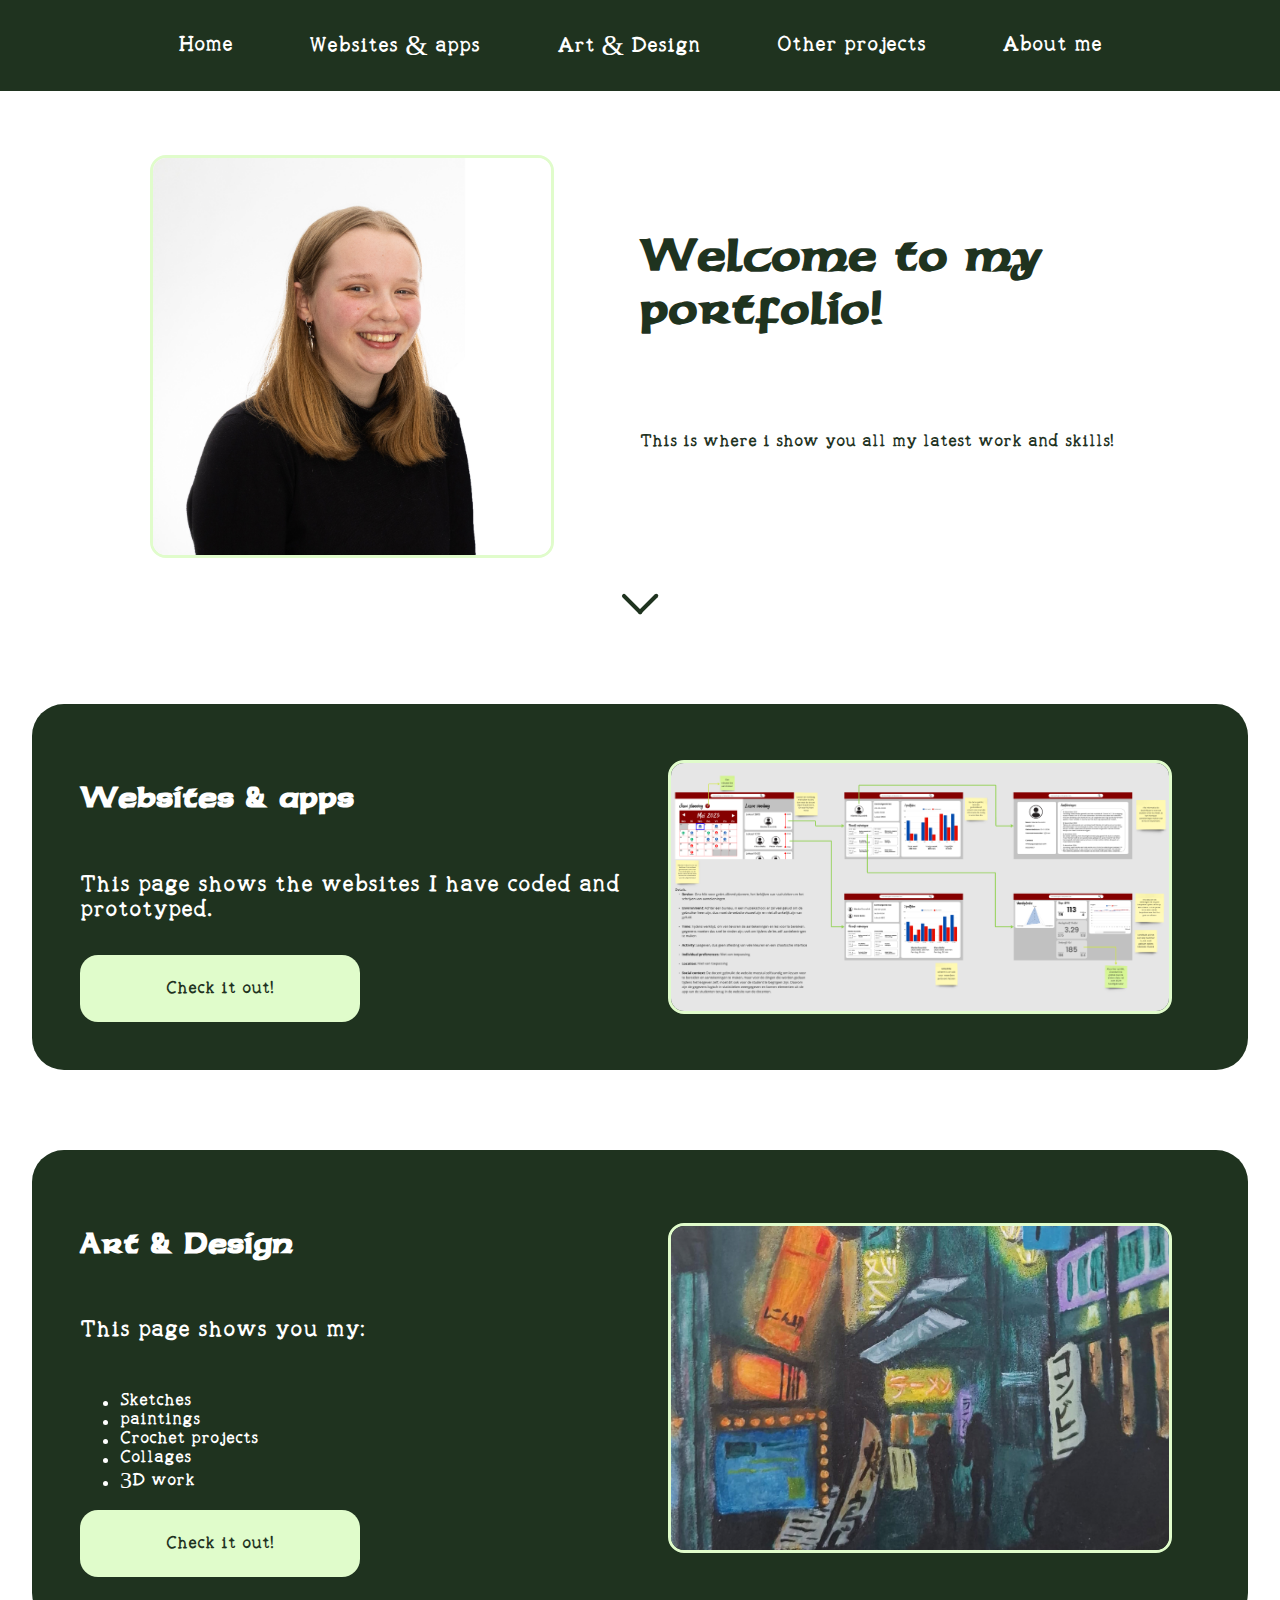
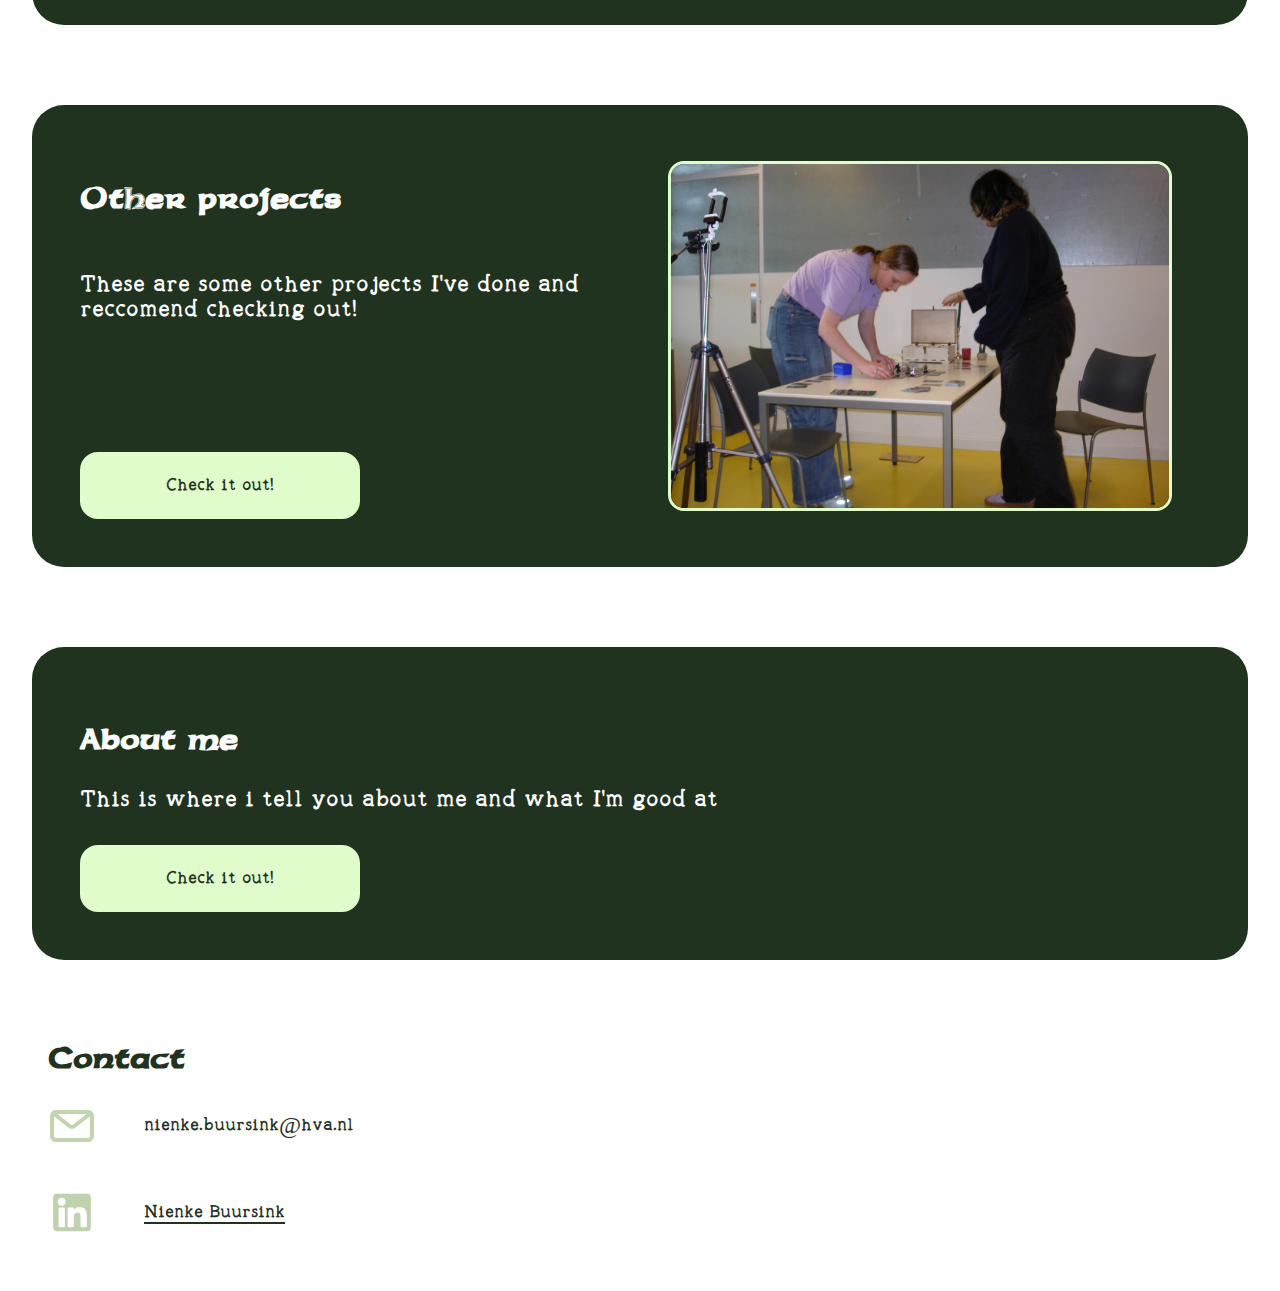
<file: index.html>
<!DOCTYPE html>
<html lang="en">
<head>
    <meta charset="UTF-8">
    <meta name="author" content="Nienke Buursink">
    <meta name="viewport" content="width=device-width, initial-scale=1.0">

    <title>Portfolio van Nienke Buursink</title>

    <link href="styles/style.css" rel="stylesheet">
    <link href="styles/index.css" rel="stylesheet">
</head>

<body>
    <header>
        <nav>
            <ul>
                <li><a href="index.html">Home</a></li>
                <li><a href="digital-work.html">Websites & apps</a></li>
                <li><a href="physical-work.html">Art & Design</a></li>
                <li><a href="other-projects.html">Other projects</a></li>
                <li><a href="about-me.html">About me</a></li>
            </ul>
            <button aria-label="toggle menu">
                <span></span>
                <span></span>
                <span></span>
            </button>
        </nav>
    </header>


    <main>
        <!-- intro -->
        <section>
            <h1>Welcome to my portfolio!</h1>
            <p>This is where i show you all my latest work and skills!</p>
            <img src="images/index/danastaand.jpg" alt="">
            <button id="pijltje">
                <span></span>
                <span></span>
            </button>
        </section>

        <!-- Websites -->
        <section id="websites">
            <h2>Websites & apps</h2>
            <p>This page shows the websites I have coded and prototyped.</p>
            <img src="images/index/wireframemiro.png" alt="">
            <a href="digital-work.html">Check it out!</a>
        </section>

        <!-- Art -->
        <section>
            <h2>Art & Design</h2>
            <p>
                This page shows you my:
            </p>
            <ul>
                <li>Sketches</li>
                <li>paintings</li>
                <li>Crochet projects</li>
                <li>Collages</li>
                <li>3D work</li>
            </ul>
            <img src="images/index/schilderijjapan.jpeg" alt="">
            <a href="physical-work.html">Check it out!</a>
        </section>

        <!-- other -->
        <section>
            <h2>Other projects</h2>
            <p>These are some other projects I've done and reccomend checking out!</p>
            <img src="images/index/dddklaarzetten.jpeg" alt="">
            <a href="other-projects.html">Check it out!</a>
        </section>

        <!-- about me -->
        <section>
            <h2>About me</h2>
            <p>This is where i tell you about me and what I'm good at</p>
            <a href="about-me.html">Check it out!</a>
        </section>
    </main>


    <footer>
        <h2>Contact</h2>
        <ul>
            <li><img src="images/footer/mail.svg" alt="mail icon">nienke.buursink@hva.nl</li>
            <li><a href="www.linkedin.com/in/nienke-buursink-9698b3341"><img src="images/footer/linkedin.svg" alt="linkedin icon">Nienke Buursink</a></li>
        </ul>
    </footer>

    <script defer src="scripts/index.js"></script>
    <script defer src="scripts/script.js"></script>
</body>
</html>
</file>
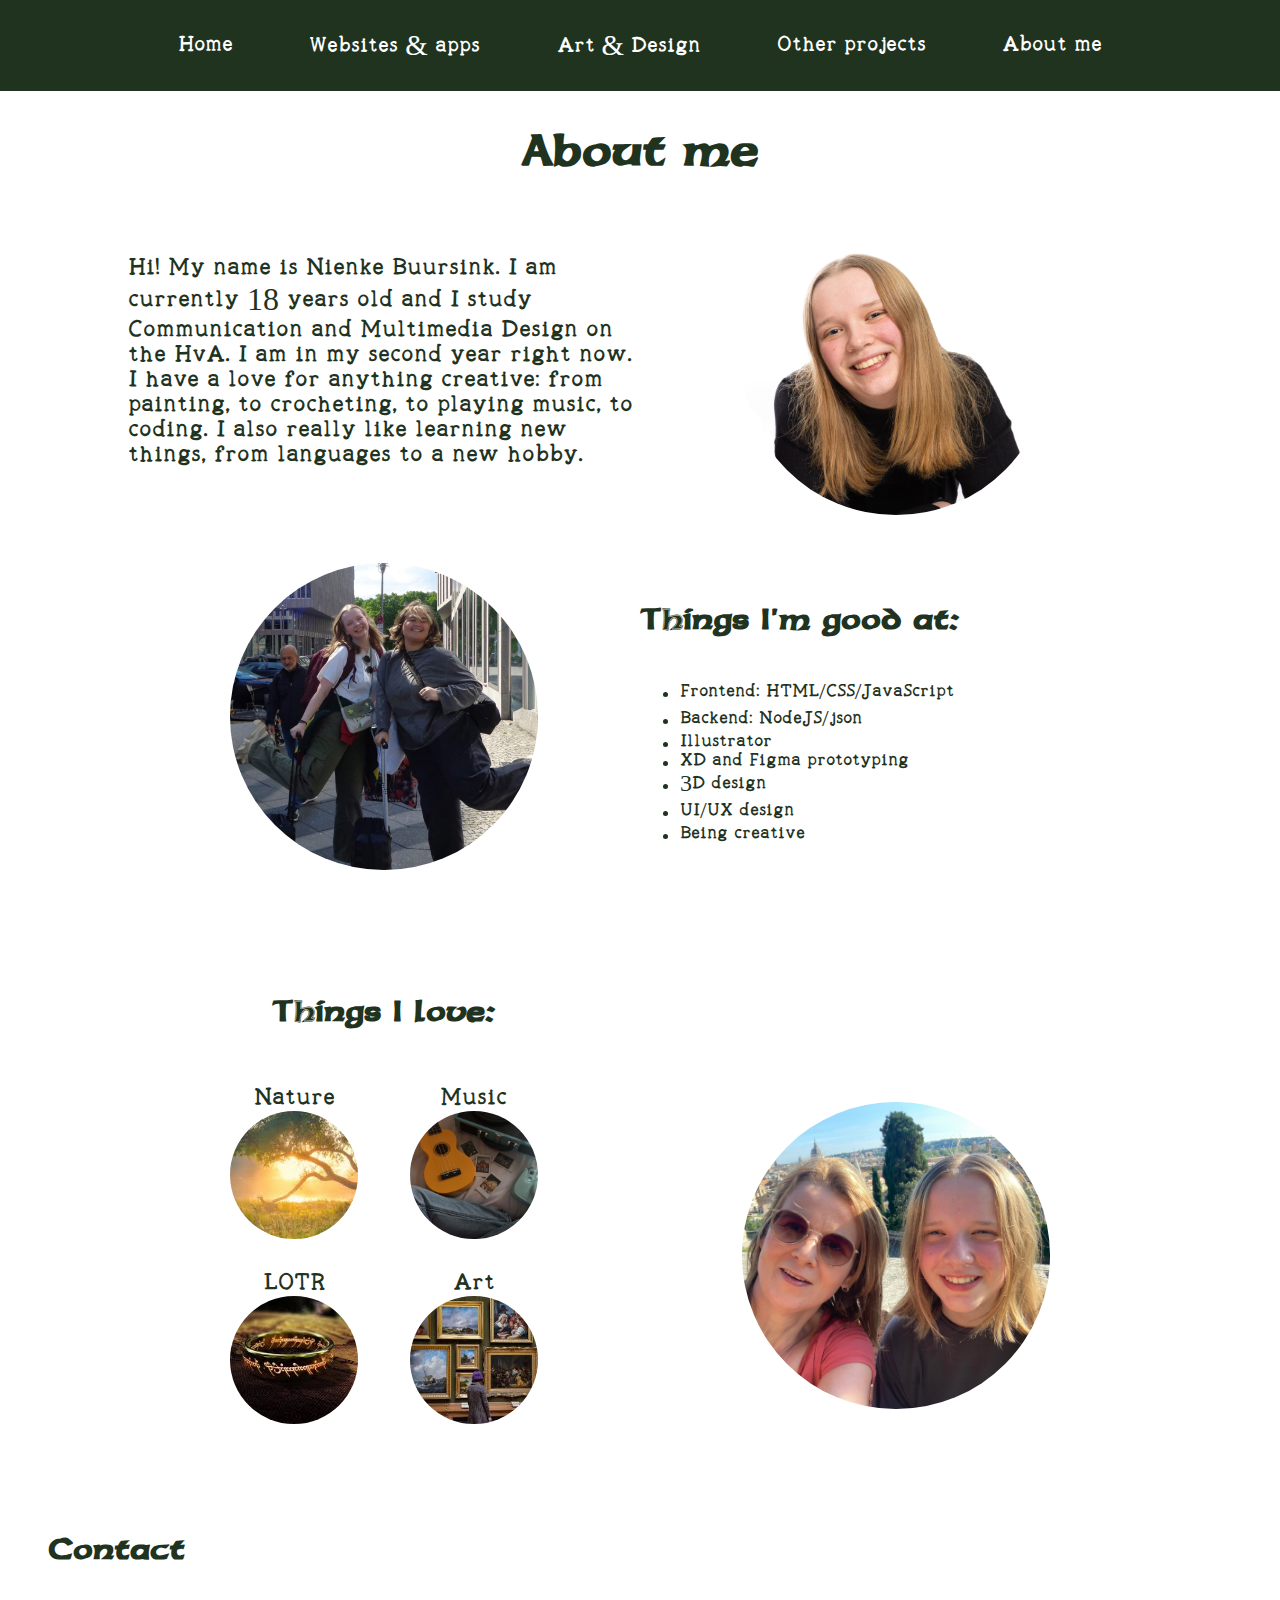
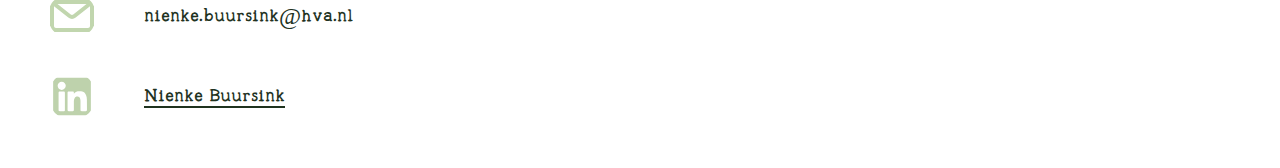
<file: about-me.html>
<!DOCTYPE html>
<html lang="en">
<head>
    <meta charset="UTF-8">
    <meta name="author" content="Nienke Buursink">
    <meta name="viewport" content="width=device-width, initial-scale=1.0">
    <title>About me</title>
    <link href="styles/style.css" rel="stylesheet">
    <link rel="stylesheet" href="styles/about-me.css">
</head>
<body>
    <header>
        <nav>
            <ul>
                <li><a href="index.html">Home</a></li>
                <li><a href="digital-work.html">Websites & apps</a></li>
                <li><a href="physical-work.html">Art & Design</a></li>
                <li><a href="other-projects.html">Other projects</a></li>
                <li><a href="about-me.html">About me</a></li>
            </ul>
            <button aria-label="toggle menu">
                <span></span>
                <span></span>
                <span></span>
            </button>
        </nav>
    </header>

    <main>
        <h1>About me</h1>
        <p>
            Hi! My name is Nienke Buursink. I am currently 18 years old and I study Communication and Multimedia Design on the HvA. I am in my second year right now.
            I have a love for anything creative: from painting, to crocheting, to playing music, to coding.
            I also really like learning new things, from languages to a new hobby.
        </p>
        <img src="images/aboutme/danagrond.jpg" alt="">


        <article>
            <h2>Things I'm good at:</h2>
            <ul>
                <li>Frontend: HTML/CSS/JavaScript</li>
                <li>Backend: NodeJS/json</li>
                <li>Illustrator</li>
                <li>XD and Figma prototyping</li>
                <li>3D design</li>
                <li>UI/UX design</li>
                <li>Being creative</li>
            </ul>
            <img src="images/aboutme/debbie.jpg" alt="">
        </article>
        
        <article>
            <h2>Things I love:</h2>
            <ul>
                <li>Nature <img src="images/aboutme/nature.jpeg" alt="picture of nature"></li>
                <li>Music <img src="images/aboutme/music.jpg" alt="picture of ukelele"></li>
                <li>LOTR <img src="images/aboutme/lotr.jpeg" alt="picture of frame in lord of the rings"></li>
                <li>Art <img src="images/aboutme/museum.jpeg" alt="picture of a museum wall"></li>
            </ul>
            <img src="images/aboutme/rome.jpg" alt="">
        </article>
        
        

    </main>
    
    <footer>
        <h2>Contact</h2>
        <ul>
            <li><img src="images/footer/mail.svg" alt="mail icon">nienke.buursink@hva.nl</li>
            <li><a href="www.linkedin.com/in/nienke-buursink-9698b3341"><img src="images/footer/linkedin.svg" alt="linkedin icon">Nienke Buursink</a></li>
        </ul>
    </footer>
    <script defer src="scripts/script.js"></script>
</body>
</html>
</file>
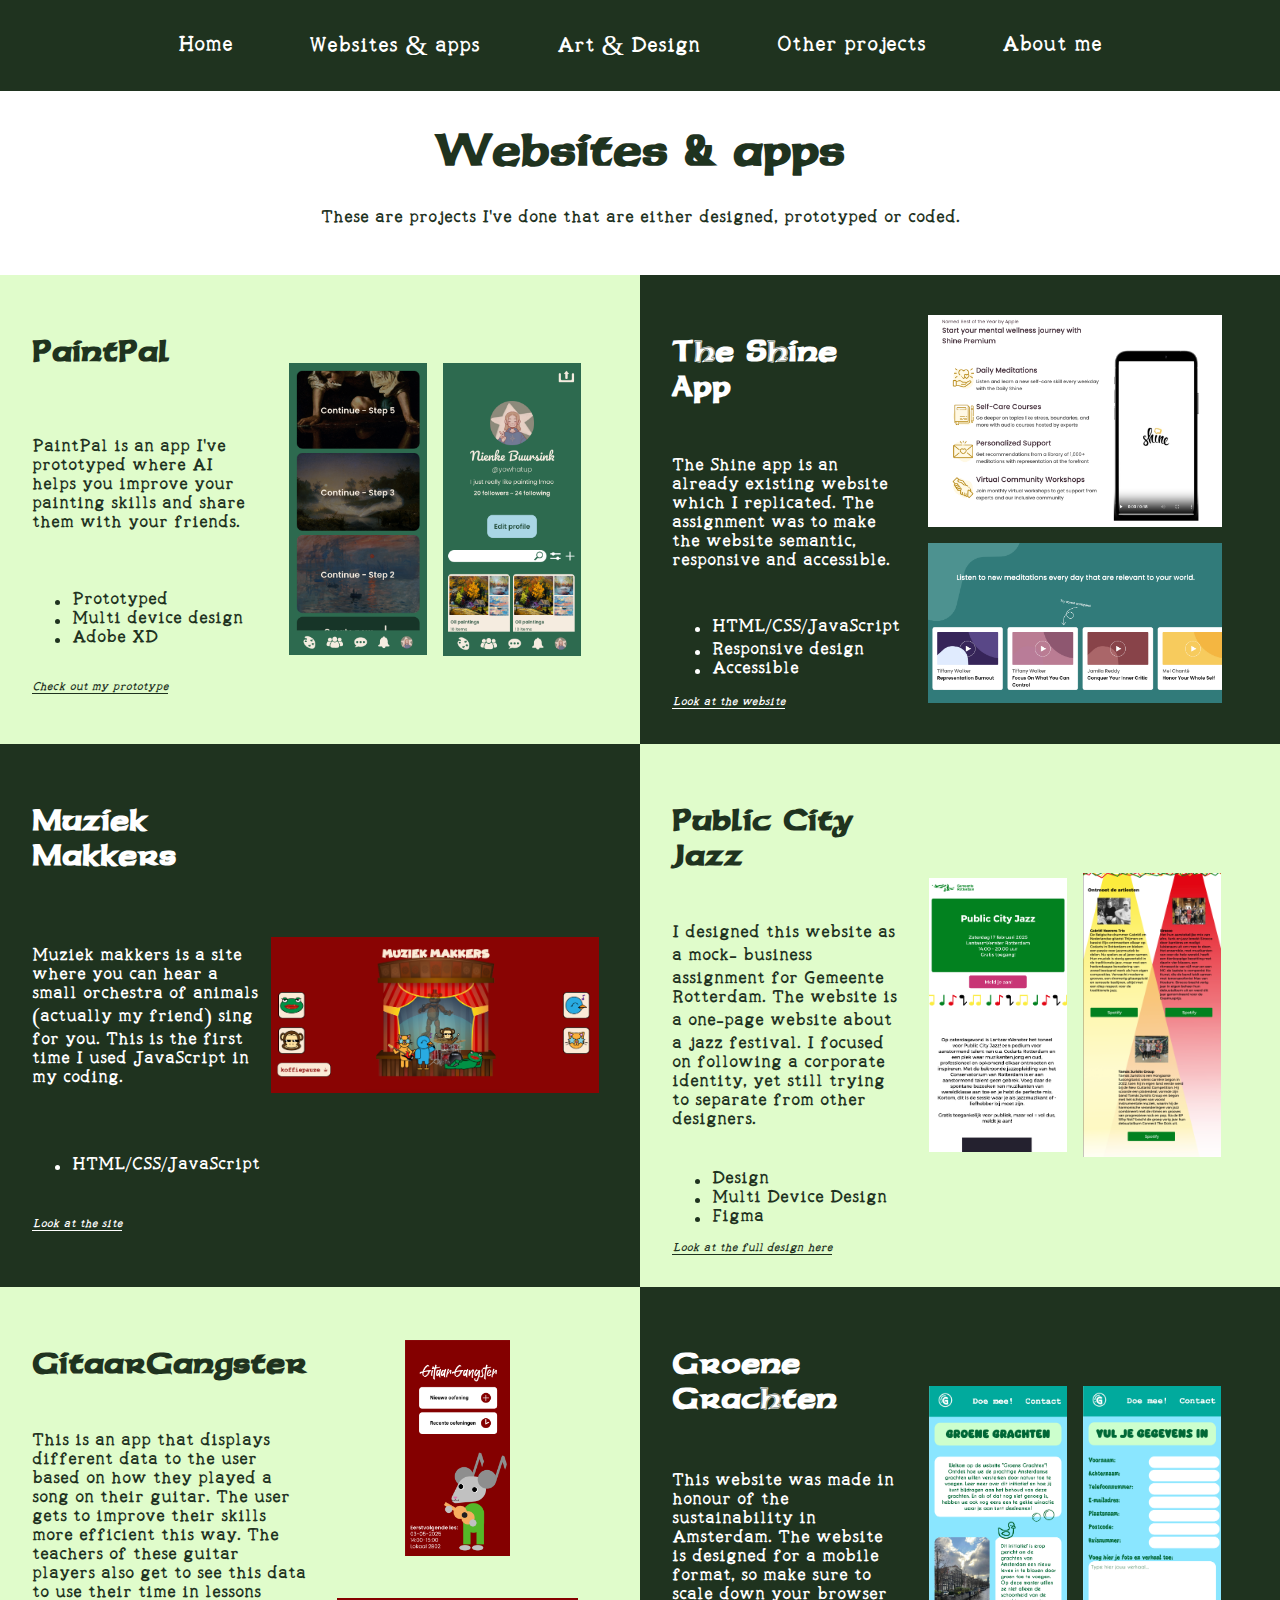
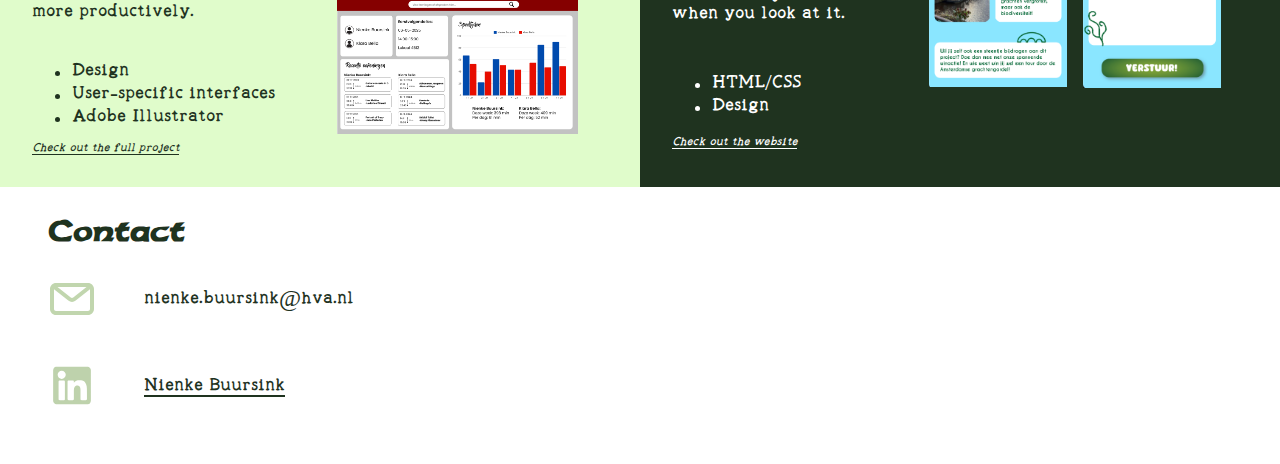
<file: digital-work.html>
<!DOCTYPE html>
<html lang="en">
<head>
    <meta charset="UTF-8">
    <meta name="author" content="Nienke Buursink">
    <meta name="viewport" content="width=device-width, initial-scale=1.0">
    <title>Websites and Apps</title>
    <link href="styles/style.css" rel="stylesheet">
    <link href="styles/digital.css" rel="stylesheet">
</head>
<body>
    <header>
        <nav>
            <ul>
                <li><a href="index.html">Home</a></li>
                <li><a href="digital-work.html">Websites & apps</a></li>
                <li><a href="physical-work.html">Art & Design</a></li>
                <li><a href="other-projects.html">Other projects</a></li>
                <li><a href="about-me.html">About me</a></li>
            </ul>
            <button aria-label="toggle menu">
                <span></span>
                <span></span>
                <span></span>
            </button>
        </nav>
    </header>

    <main>
        <h1>Websites & apps</h1>
        <p>These are projects I've done that are either designed, prototyped or coded.</p>
        <section>
            <article id="paintpal">
                <h2>PaintPal</h2>
                <p>
                    PaintPal is an app I've prototyped where AI helps you improve your 
                    painting skills and share them with your friends.
                </p>
                <ul>
                    <li>Prototyped</li>
                    <li>Multi device design</li>
                    <li>Adobe XD</li>
                </ul>
                <a href="https://xd.adobe.com/view/b6e8c8ac-daf6-43c3-bdd8-d04c2984c92b-e3bb/">Check out my prototype</a>
                <div>
                    <img src="images/digital/paintpalhome.png" alt="">
                    <img src="images/digital/paintpalprofile.png" alt="">
                </div>
            </article>

            
            <article id="shineapp">
                <h2>The Shine App</h2>
                <p>
                    The Shine app is an already existing website which I replicated. 
                    The assignment was to make the website semantic, responsive and accessible.
                </p>
                <ul>
                    <li>HTML/CSS/JavaScript</li>
                    <li>Responsive design</li>
                    <li>Accessible</li>
                </ul>
                <a href="https://nienkebuursink.github.io/ShineApp/">Look at the website</a>
                <div>
                    <img src="images/digital/shineappbenefits.png" alt="">
                    <img src="images/digital/shineapppodcasts.png" alt="">   
                </div>
            </article>


            <article id="muziekmakkers">
                <h2>Muziek Makkers</h2>
                <p>
                    Muziek makkers is a site where you can hear a small orchestra of animals (actually my friend) sing for you.
                    This is the first time I used JavaScript in my coding.
                </p>
                <ul>
                    <li>HTML/CSS/JavaScript</li>
                </ul>
                <a href="https://nienkebuursink.github.io/muziek-makkers/">Look at the site</a>
                <div>
                    <img src="images/digital/muziekmakkers.png" alt="">  
                </div>
            </article>

            <article id="pcj">
                <h2>Public City Jazz</h2>
                <p>
                    I designed this website as a mock- business assignment for Gemeente Rotterdam.
                    The website is a one-page website about a jazz festival.
                    I focused on following a corporate identity, yet still trying to separate from other designers.
                </p>
                <ul>
                    <li>Design</li>
                    <li>Multi Device Design</li>
                    <li>Figma</li>
                </ul>
                <a href="https://www.figma.com/design/vznwqYBaKpL50rZjrm6X0d/Vormgeving2?node-id=0-1&t=xiwiqizdULlkSqpP-1">Look at the full design here</a>
                <div>
                    <img src="images/digital/pcjzerostate.png" alt=""> 
                    <img src="images/digital/pcjbands.png" alt=""> 
                </div>
            </article>


            <article id="gitaargangster">
                <h2>GitaarGangster</h2>
                <p>
                    This is an app that displays different data to the user based on how they played a song on their guitar.
                    The user gets to improve their skills more efficient this way.
                    The teachers of these guitar players also get to see this data to use their time in lessons more productively.
                </p>
                <ul>
                    <li>Design</li>
                    <li>User-specific interfaces</li>
                    <li>Adobe Illustrator</li>
                </ul>
                <a href="https://miro.com/app/board/uXjVLBzCMkk=/?share_link_id=999005733700">Check out the full project</a>
                <div>
                    <img src="images/digital/gitaarleerling.png" alt=""> 
                    <img src="images/digital/gitaardocent.png" alt=""> 
                </div>
            </article>


            <article id="groenegrachten">
                <h2>Groene Grachten</h2>
                <p>
                    This website was made in honour of the sustainability in Amsterdam.
                    The website is designed for a mobile format, 
                    so make sure to scale down your browser when you look at it.
                </p>
                <ul>
                    <li>HTML/CSS</li>
                    <li>Design</li>
                </ul>
                <a href="https://nienkebuursink.github.io/code/">Check out the website</a>
                <div>
                    <img src="images/digital/groenehome.png" alt=""> 
                    <img src="images/digital/groeneform.png" alt=""> 
                </div>
            </article>
        </section>
    </main>
    
    <footer>
        <h2>Contact</h2>
        <ul>
            <li><img src="images/footer/mail.svg" alt="mail icon">nienke.buursink@hva.nl</li>
            <li><a href="www.linkedin.com/in/nienke-buursink-9698b3341"><img src="images/footer/linkedin.svg" alt="linkedin icon">Nienke Buursink</a></li>
        </ul>
    </footer>
    <script defer src="scripts/script.js"></script>

</body>
</html>
</file>
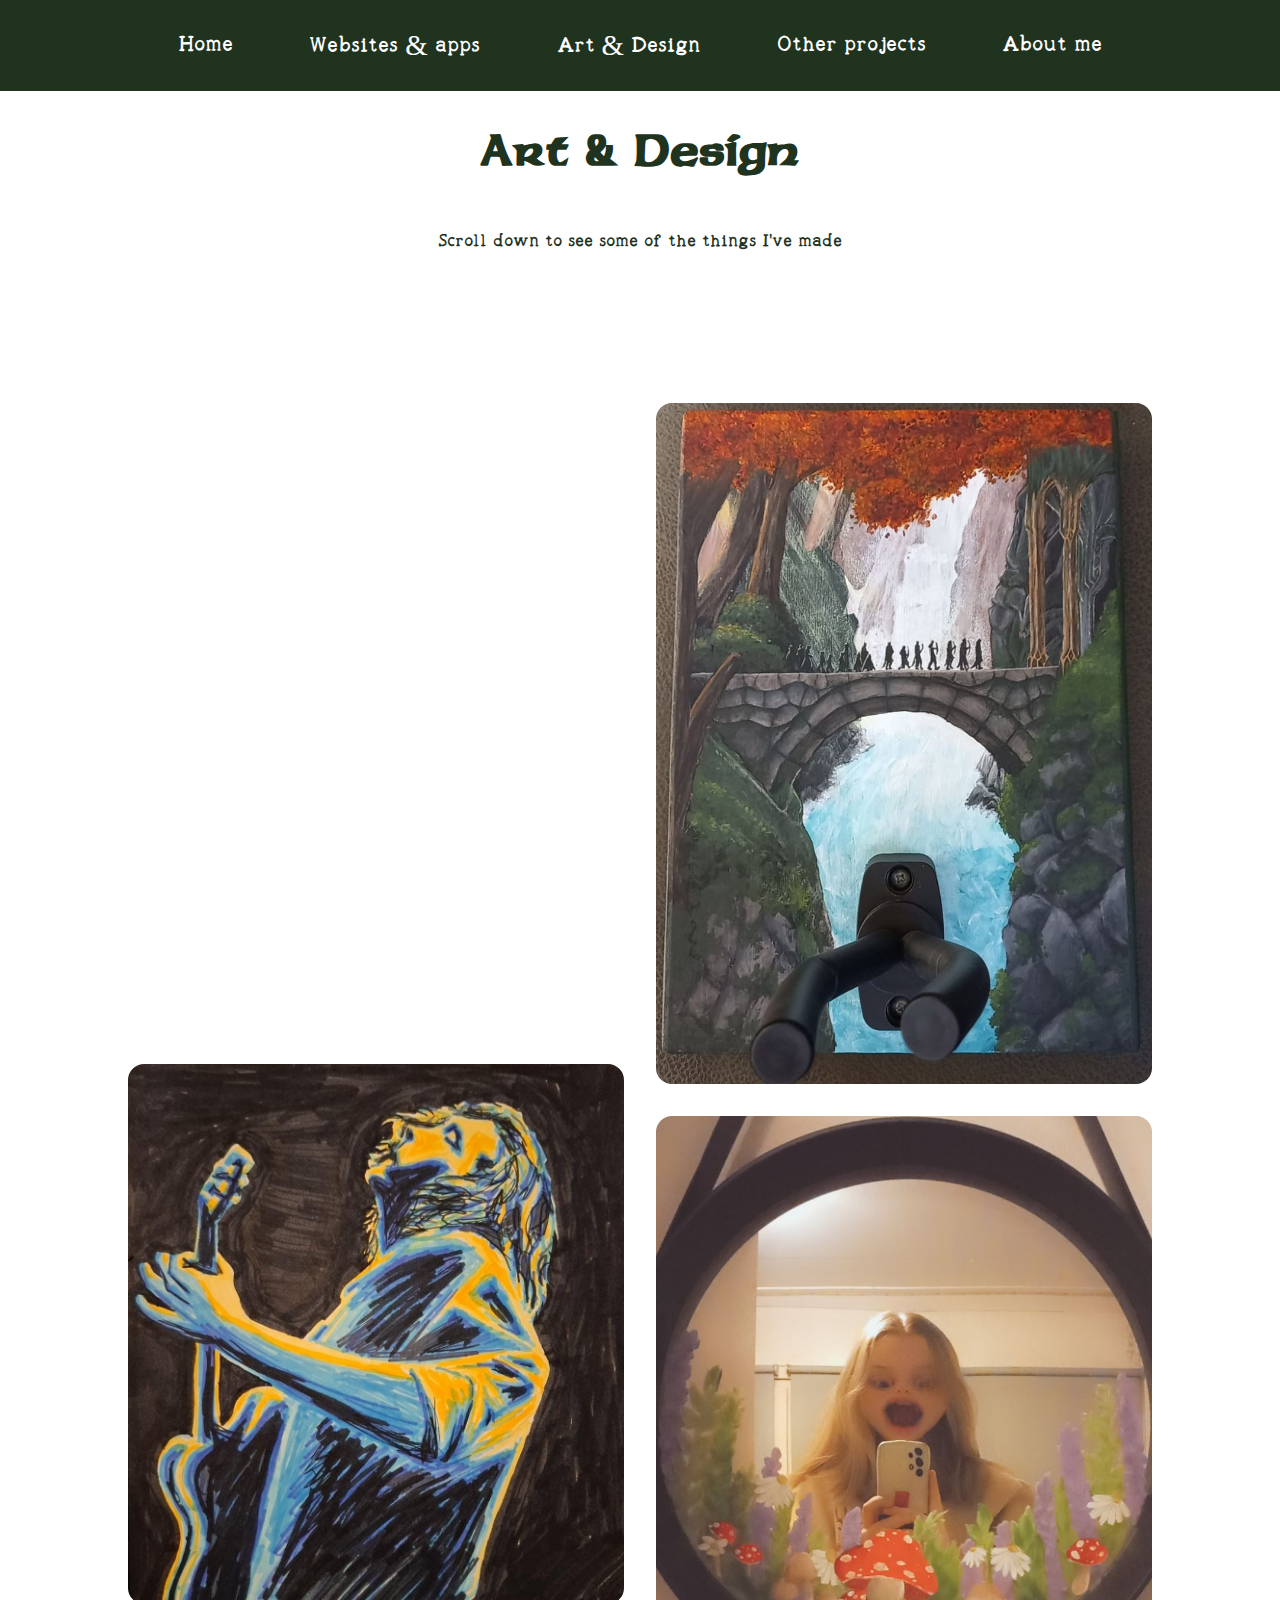
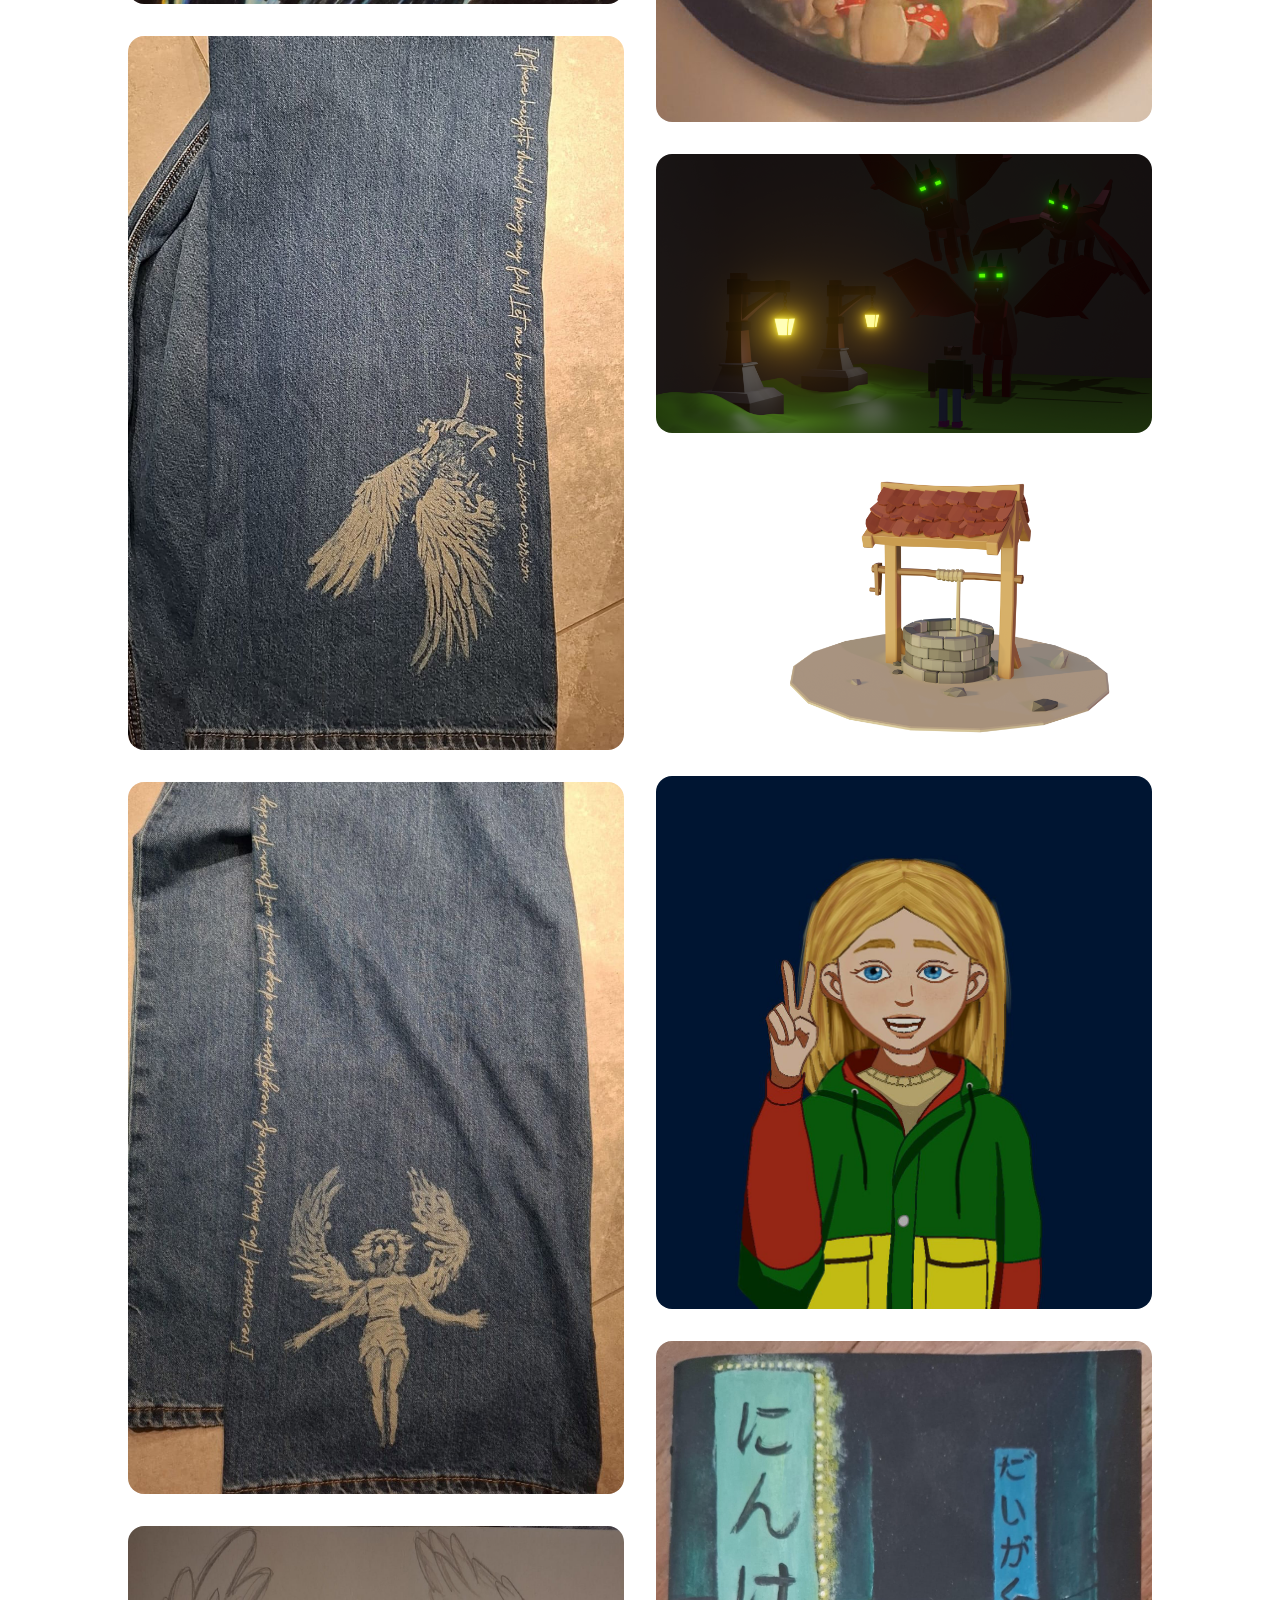
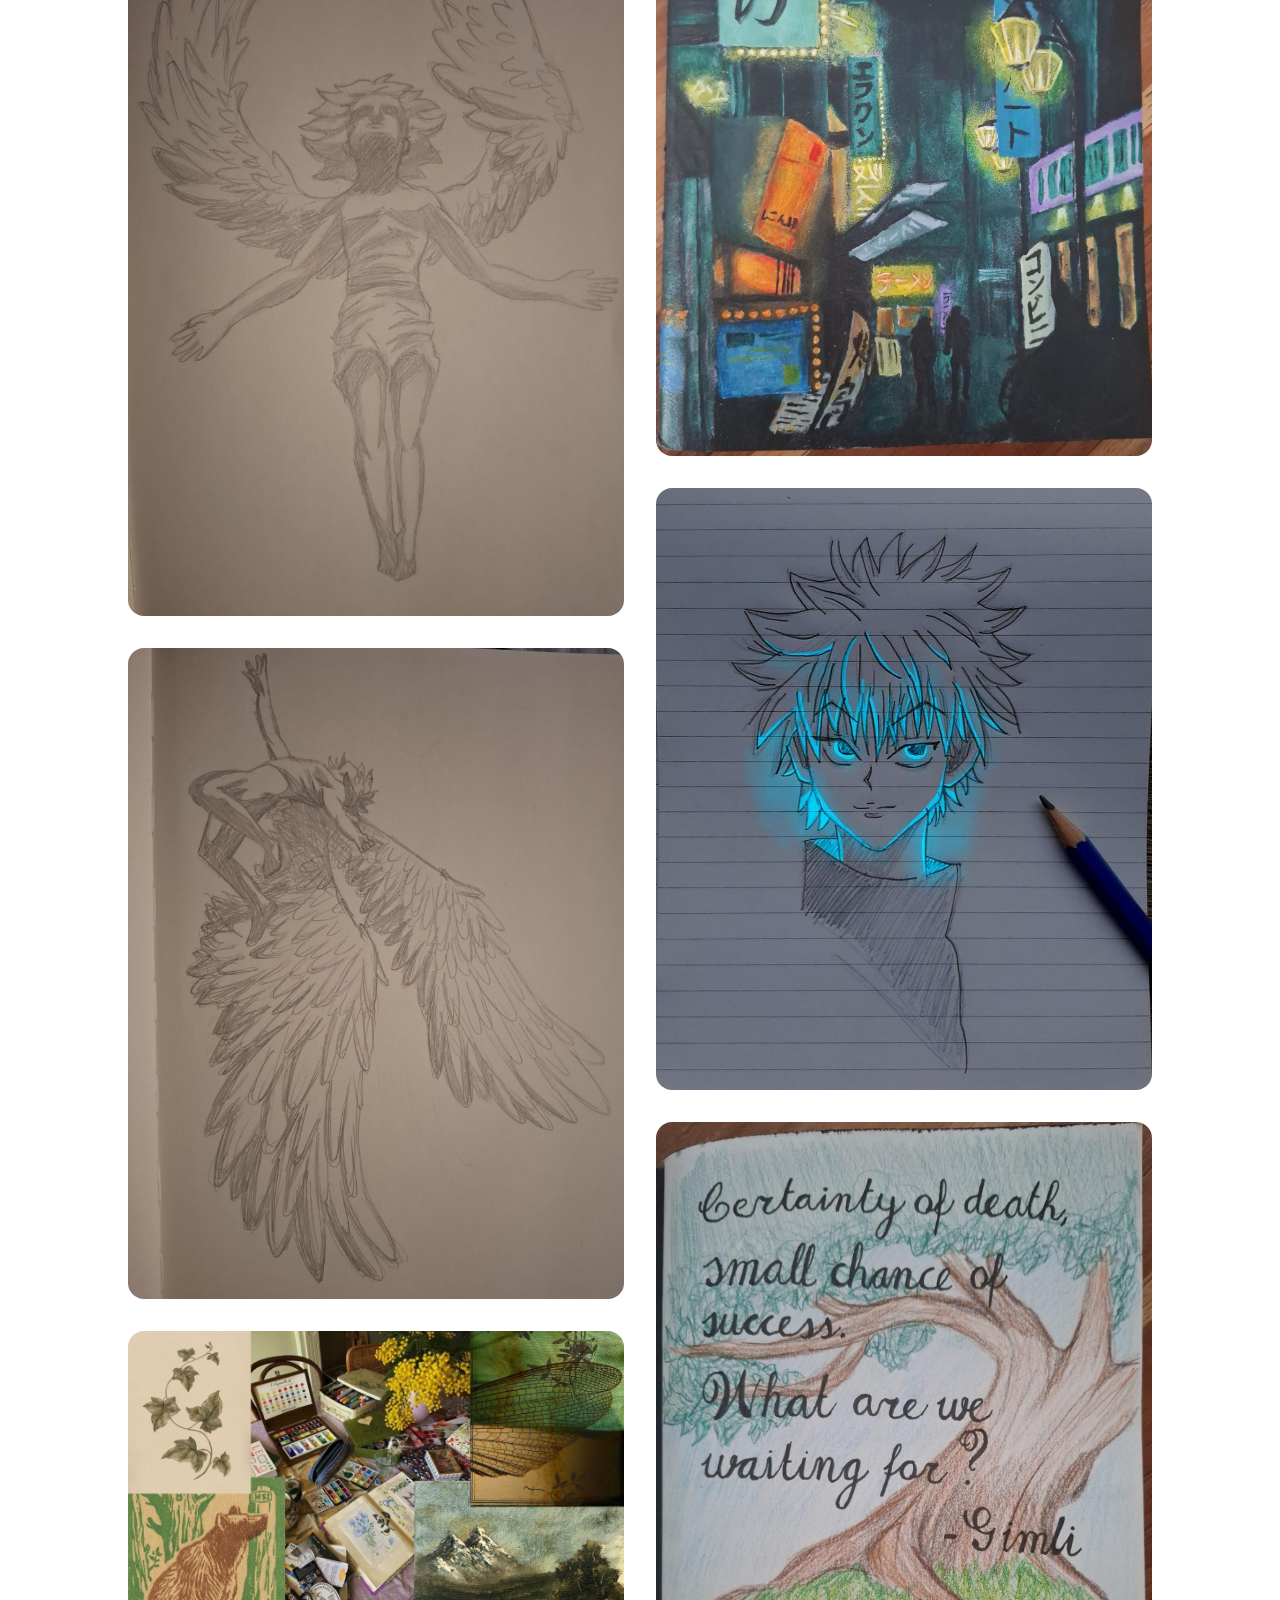
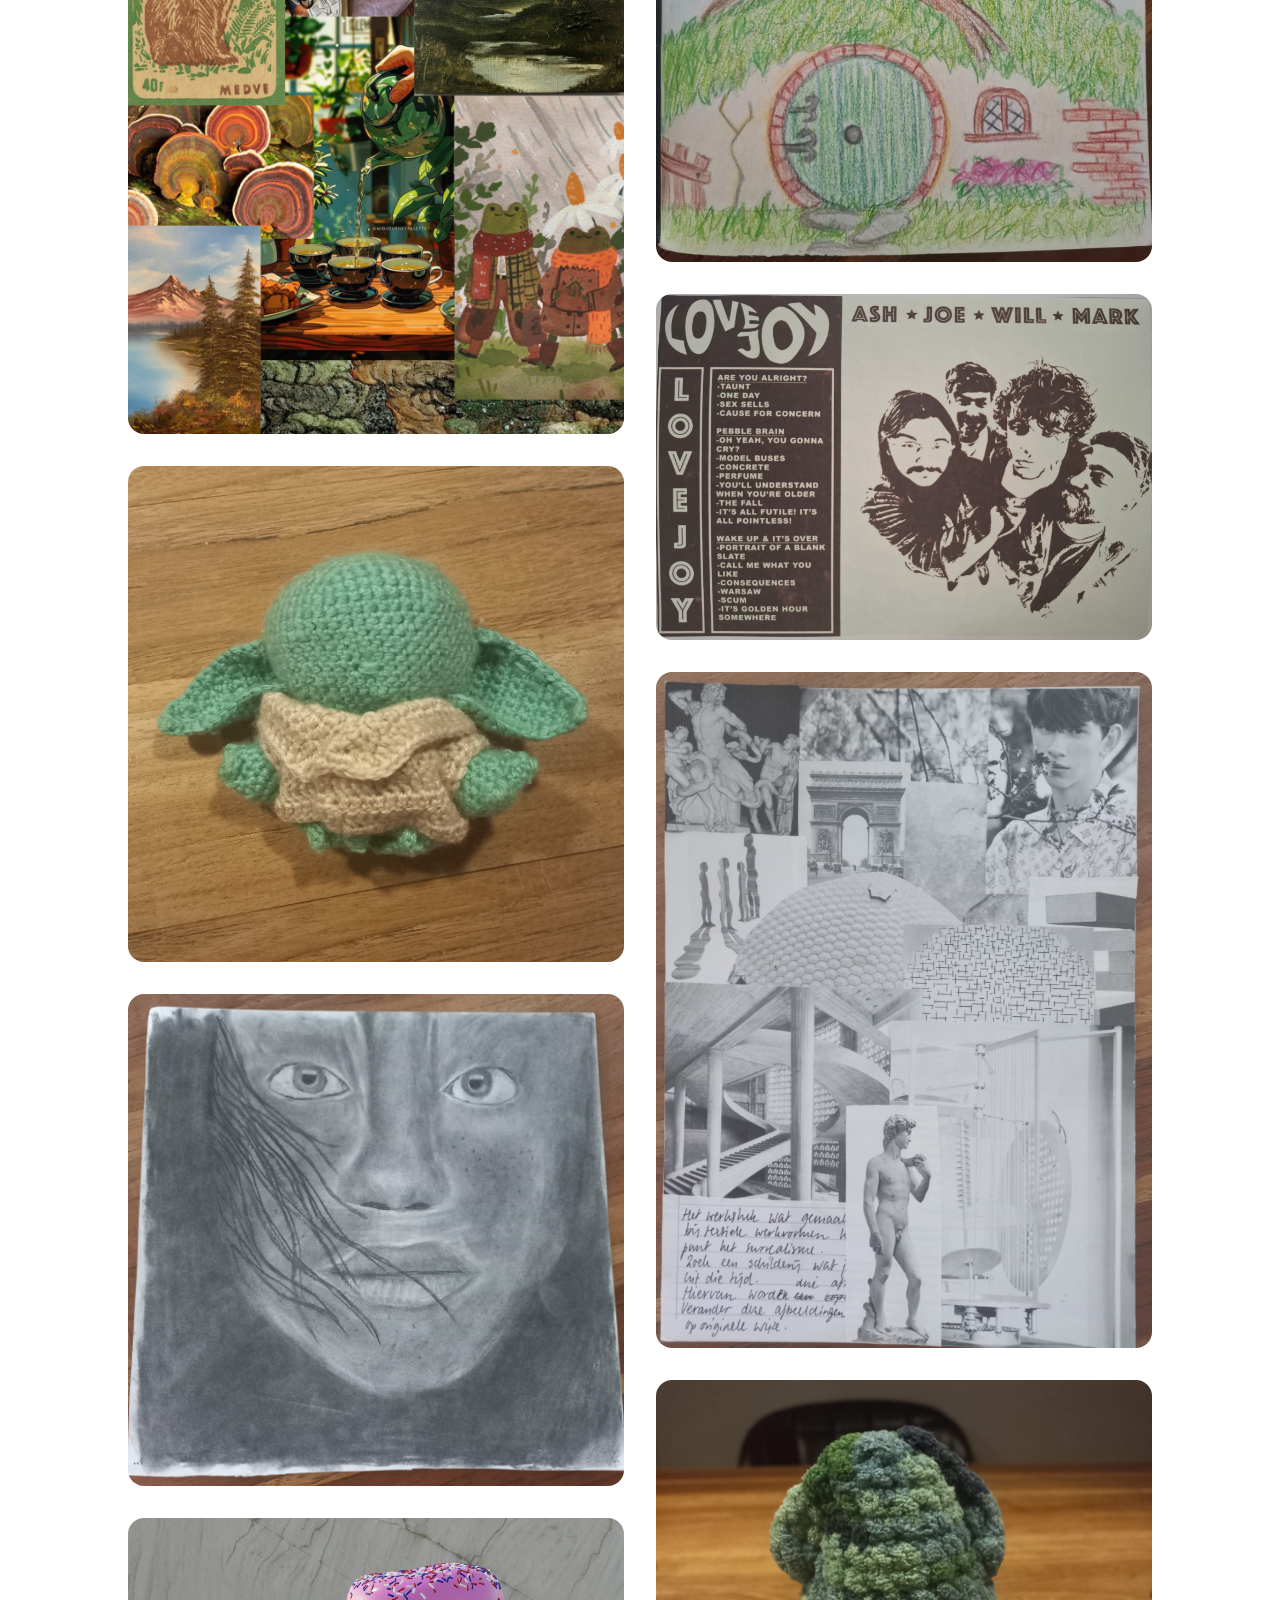
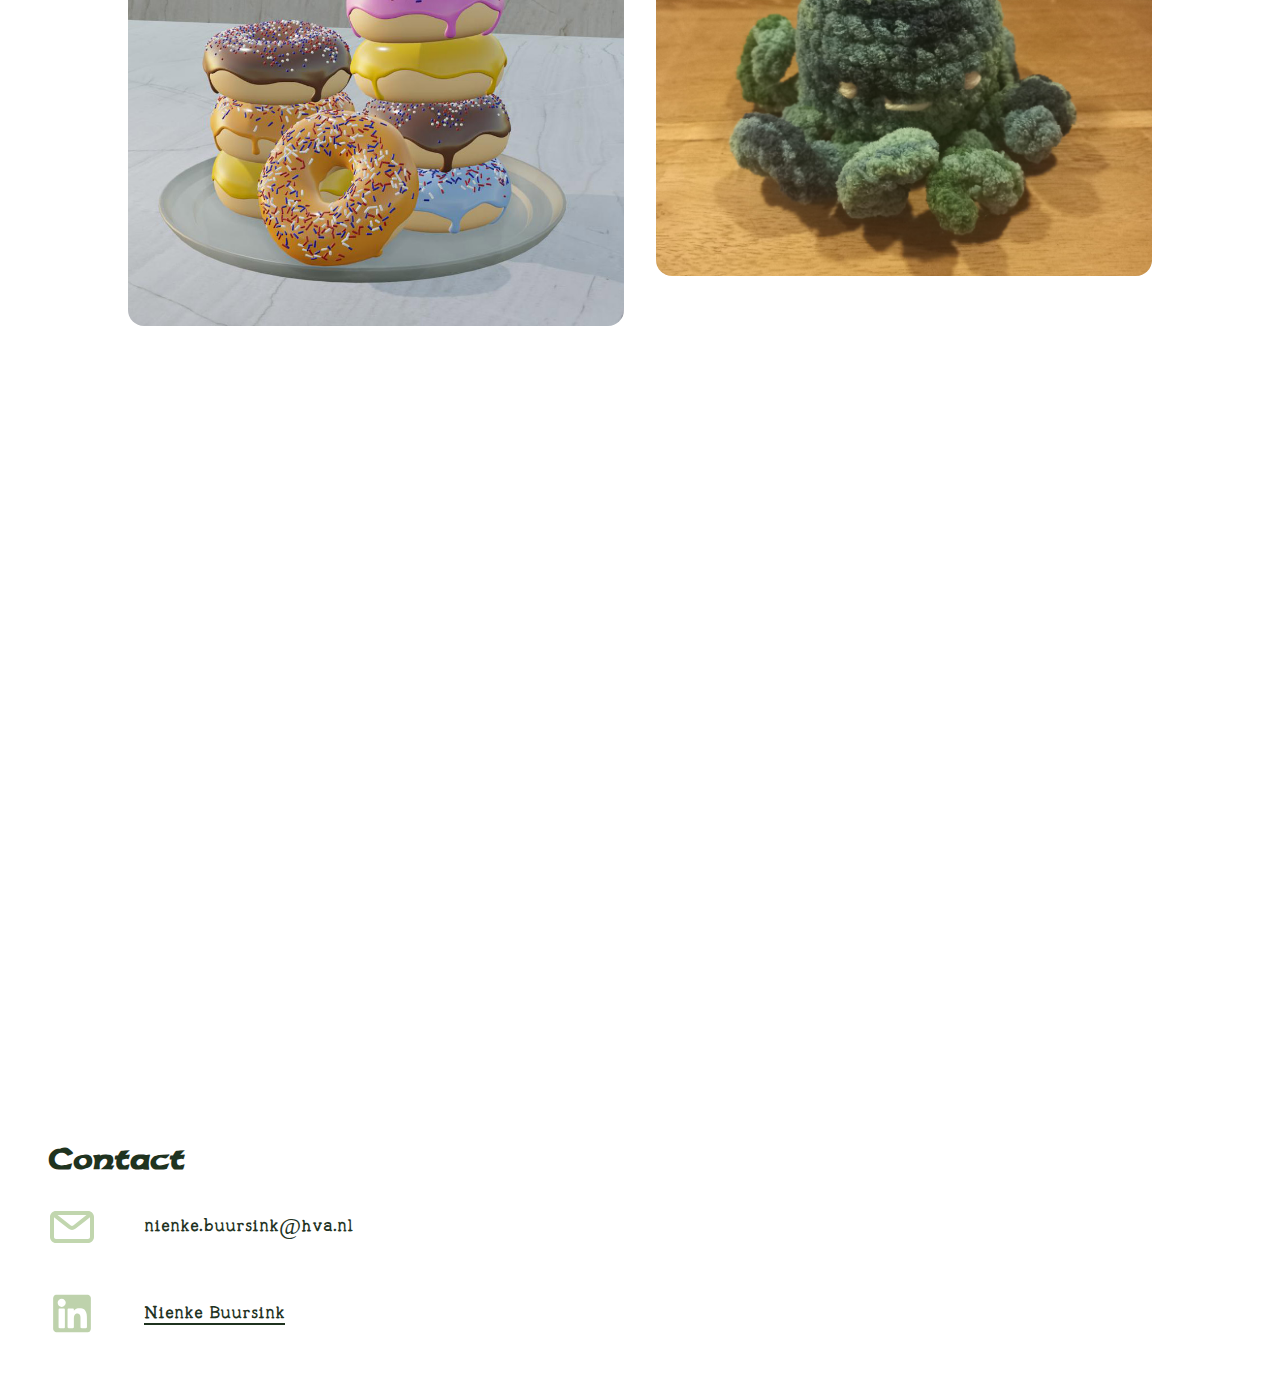
<file: physical-work.html>
<!DOCTYPE html>
<html lang="en">
<head>
    <meta charset="UTF-8">
    <meta name="author" content="Nienke Buursink">
    <meta name="viewport" content="width=device-width, initial-scale=1.0">
    <title>My physical work</title>
    <link href="styles/style.css" rel="stylesheet">
    <link href="styles/physical-work.css" rel="stylesheet">
</head>
<body>
    <header>
        <nav>
            <ul>
                <li><a href="index.html">Home</a></li>
                <li><a href="digital-work.html">Websites & apps</a></li>
                <li><a href="physical-work.html">Art & Design</a></li>
                <li><a href="other-projects.html">Other projects</a></li>
                <li><a href="about-me.html">About me</a></li>
            </ul>
            <button aria-label="toggle menu">
                <span></span>
                <span></span>
                <span></span>
            </button>
        </nav>
    </header>

    <main>
        <h1>Art & Design</h1>
        <p>Scroll down to see some of the things I've made</p>
        <section>
            <div class="column">
                <img src="images/dummyimage.jpg" alt="">
                <img src="images/dummyimage.jpg" alt="">
                <img src="images/physical/hozier.jpeg" alt="">
                <img src="images/physical/broek2.jpeg" alt="">
                <img src="images/physical/broek1.jpeg" alt="">
                <img src="images/physical/icarus1.jpg" alt="">
                <img src="images/physical/icarus2.jpeg" alt="">
                <img src="images/physical/moodboard1.png" alt="">
                <img src="images/physical/yoda.jpeg" alt="">
                <img src="images/physical/houtskool.jpeg" alt="">
                <img src="images/physical/donut.jpeg" alt="">
                <img src="images/dummyimage.jpg" alt="">
                <img src="images/dummyimage.jpg" alt="">
            </div>
            <div class="reverse-column">
                <img src="images/physical/zwaardhouder.jpeg" alt="">
                <img src="images/physical/spiegel.jpeg" alt="">
                <img src="images/physical/draken-render.png" alt="">
                <img src="images/physical/well-render.png" alt="">
                <img src="images/physical/myself.jpeg" alt="">
                <img src="images/physical/tokyo.jpeg" alt="">
                <img src="images/physical/light-sketch.jpeg" alt="">
                <img src="images/physical/hobbit.jpeg" alt="">
                <img src="images/physical/lovejoy.jpeg" alt="">
                <img src="images/physical/white-collage.jpeg" alt="">
                <img src="images/physical/squid.jpeg" alt="">
                <img src="images/dummyimage.jpg" alt="">
            </div>
        </section>
    </main>
    
    <footer>
        <h2>Contact</h2>
        <ul>
            <li><img src="images/footer/mail.svg" alt="mail icon">nienke.buursink@hva.nl</li>
            <li><a href="www.linkedin.com/in/nienke-buursink-9698b3341"><img src="images/footer/linkedin.svg" alt="linkedin icon">Nienke Buursink</a></li>
        </ul>
    </footer>
    <script defer src="scripts/script.js"></script>
    <script defer src="scripts/physicalwork.js"></script>
</body>
</html>
</file>
<file: styles/style.css>
@font-face {
	font-family: reduce;
    src: url(../fonts/SHERWOOD.TTF)
}

@font-face {
    font-family: typewriter;
    src: url(../fonts/RobsTypewriter-Regular.ttf);
}

*, *::after, *::before {
    box-sizing:border-box; 
    font-family: typewriter, 'Times New Roman', Times, serif; 
  }


:root {
    --main-color-dark: #ffffff;
    --main-color-light: #1F331F;
    --accent-color: #e0fccb;
}


/* basics */
body {
    background-color: var(--main-color-dark);
    margin: 0;
	padding: 0;
}

img {
	max-width: 100%;
}

h1 {
    font-family: reduce, Arial, Helvetica, sans-serif;
    font-size: 3em;
    color: var(--main-color-light);
	place-self: center;
}

h2 {
    font-family: reduce, Arial, Helvetica, sans-serif;
    font-size: 2em;
}

p {
    font-size: 1.5em;
}

main > p:first-of-type {
	place-self: center;
	color: var(--main-color-light);
}

li {
    font-size: 1.5em;

}



/* header */
header {
    display: flex;
    background-color: var(--main-color-light);
}

header nav {
	display: flex;
}

header ul {
    display: flex;
	flex-direction: column;
	flex-wrap: wrap;
	align-items: center;
	justify-content: center;
	background-color: var(--main-color-light);
	position: fixed;
    translate: 0 -100%;
	inset: 0;
    transition: .3s;
    padding: 0;
    margin: 0;
}

header ul li {
    list-style: none;
    transition: .1s;

    &:hover {
        scale: 1.2;
        text-underline-offset: .5em;
    }
}

header ul li a {
    display: block;
    color: var(--main-color-dark);
    font-size: 1.5em;
    margin: 1em;
}

header button {
	z-index: 2;

	justify-self: end;
  	display:grid;
  	place-items:center;
  	width: 6em;
  	aspect-ratio: 1;
  	appearance: none;
  	background: none;
	border: none;
}

header button span {
	display: block;
	width: 3em;
	height: .3em;
	background-color: var(--main-color-dark);
	grid-row-start: 1;
	grid-column-start: 1;
	border-radius: .4em;
	transition: .2s;
}

header button span:nth-child(1){
	translate: 0 -1em;
}
  
header button span:nth-child(3){
	translate: 0 1em;
}


header.showMenu ul{
	translate: none;
	z-index: 2;
}

header.showMenu button span:nth-child(1){
	translate: none;
	rotate: 45deg;
}
  
header.showMenu button span:nth-child(2){
	scale: 0 1;
}
  
header.showMenu button span:nth-child(3){
	translate: none;
	rotate: -45deg;
}



/* footer */
footer {
    padding: 0 3em 2em;
}
footer h2 {
    color: var(--main-color-light);
}
footer ul {
    display: grid;
    gap: 2em;
    padding: 0;
}

footer ul li {
    display: flex;
    gap: 2em;
    align-items: center;
    color: var(--main-color-light);
}

footer ul li a {
	display: flex;
	gap: 2em;
	align-items: center;
	color: var(--main-color-light);
}

footer img {
    width: 2em;
}

@media (min-width: 60em) {

	/* burgermenuutje */

    header {
        display: block;
    }

    header nav {
        place-self: center;
    }

	header nav button {
		display: none;
	}

	header nav ul {
		display: flex;
		flex-direction: row;
		flex-wrap: nowrap;
		gap: 1.5em;
		position: static;
		translate: unset;
		font-size: .8em;
	}

	header nav ul li {
		margin: 0;
	}  

    header nav ul li a {
        text-decoration: none;
    }

	header nav img {
		display: block;
	}
}
</file>
<file: styles/index.css>
/* beginnetje */
section:first-of-type {
    display: grid;
    grid-template-columns: 1fr 1fr;
    margin: 4em;
}

section:first-of-type p {
    color: var(--main-color-light);
    grid-column: 2/3;
}

section:first-of-type img {
    grid-area: 1 / 1 / 3 / 2;
    place-self: center;
    border-radius: 1em;
    border: solid, var(--accent-color), .2em;
    max-width: 70%;
}


/* pijltje */
section:first-of-type button {
    aspect-ratio: 1;
    appearance: none;
    background: none;
    border: none;
    grid-column: 1/3;
    place-self: center;
    position: relative;
    width: 3em;
    height: 3em;
    margin-top: 2em;
    animation: arrowBounce 1.5s ease-in-out infinite;
}

section:first-of-type span {
    display: block;
    width: 2em;
    height: 0.3em;
    background-color: var(--main-color-light);
    border-radius: 0.4em;
    position: absolute;
    top: 50%;
    left: 50%;
}

section:first-of-type span:nth-of-type(1) {
    transform: translate(-50%, -50%) rotate(45deg);
    left: 30%;
}

section:first-of-type span:nth-of-type(2) {
    transform: translate(-50%, -50%) rotate(-45deg);
    left: 70%;
}

@keyframes arrowBounce {
    0%, 100% {
        transform: translateY(0);
    }
    50% {
        transform: translateY(10px);
    }
}





/* alle sections behalve beginnetje */
section:not(section:first-of-type) {
    background-color: var(--main-color-light);
    border-radius: 2em;
    margin: 5em 2em;
    padding: 3em;
    display: grid;
    grid-template-columns: 1fr 1fr;
}

section:not(section:first-of-type) img {
    grid-column: 2/3;
    object-fit: fill;
    border-radius: 1em;
    max-width: 90%;
    border: solid, var(--accent-color), .2em;
    place-self: center;
    margin: .5em;
}

section:not(section:first-of-type) h2,
section:not(section:first-of-type) p,
section:not(section:first-of-type) ul {
    color: white;
    grid-column: 1/2;
}

section:not(section:first-of-type) p {
    align-self: center;
    font-size: 2em;
}

section:not(section:first-of-type) li {
    font-size: 1.5em;
}

section:not(section:first-of-type) a {
    display: block;
    background-color: var(--accent-color);
    color: var(--main-color-light);

    padding: 1em;
    text-decoration: none;
    border-radius: .75em;
    font-size: 1.5em;
    width: 50%;
    text-align: center;

    grid-column: 1/2;
}

section:nth-of-type(3) li {
    font-size: 2em;
}


section:nth-of-type(2) {
    scroll-margin-top: 2em;
}



/* middle articles */
section:nth-of-type(2),
section:nth-of-type(3),
section:nth-of-type(4) {
    grid-template-rows: auto auto auto auto;
    & a {
        grid-row: 4/5;
    }
    & img {
        grid-row: 1 / -1;
    }
}







/* about me */
main section:nth-of-type(5) {
    display: block;
    & a {
        width: 25%;
    }
}
</file>
<file: styles/about-me.css>
main {
    margin: 0 5em;
    display: grid;
    grid-template-columns: 1fr 1fr;
    max-width: 80%;
    place-self: center;
}

h1 {
    grid-column: 1/3;
}

h2 {
    color: var(--main-color-light);
}

p {
    color: var(--main-color-light);
    font-size: 2em;
    grid-column: 1/2;
    max-width: 30em;
}

img {
    object-fit: cover;
    aspect-ratio: 1;
    border-radius: 50%;
    width: 60%;
    place-self: center;
}

article {
    margin: 3em 0;
    grid-column: 1/3;
    display: grid;
    grid-template-columns: 1fr 1fr;
}

article:nth-of-type(1) h2 {
    grid-column: 2/3;
    align-self: end;
}

article:nth-of-type(1) img {
    grid-area: 1 / 1 / 3 / 2;
}


article:nth-of-type(2) {
    justify-items: center;
}

article:nth-of-type(2) ul{
    aspect-ratio: 1;
    grid-column: 1/2;
    display: grid;
    grid-template-columns: 1fr 1fr;
    padding: 0;
    max-width: 70%;
}

ul li {
    color: var(--main-color-light);
}

article:nth-of-type(2) ul li {
    display: grid;
    place-self: center;
    place-items: center;
    margin: .5em;
    font-size: 2em;
}

article:nth-of-type(2) ul li img {
    border-radius: 50%;
    aspect-ratio: 1;
    width: 4em;
    object-fit: cover;
}
</file>
<file: styles/digital.css>
section {
    display: grid;
    grid-template-columns: 1fr 1fr;
    margin-top: 3em;
}

article {
    background-color: var(--accent-color);
    color: var(--main-color-light);
    padding: 2em;
    display: grid;
    grid-template-columns: 1fr 1.5fr;
    & a {
        color: var(--main-color-light);
        font-style: italic;
    }
    & div {
        grid-column: 2/3;
        grid-row: 1/5;
        & img {
            margin: .5em;
            object-fit: contain;
        }
    }
}

#shineapp, #muziekmakkers, #groenegrachten {
    background-color: var(--main-color-light);
    color: white;
    & a {
        color: white;
    }
}



#paintpal div {
       display: flex;
       justify-content: center;
       & img {
        max-width: 40%;
       }
}

#shineapp div {
    display: grid;
    place-items: center;
    & img {
        max-width: 85%;
    }
}

#muziekmakkers div {
    display: grid;
    place-items: center;
    & img {
        max-width: 95%;
    }
}

#pcj div {
    display: flex;
    justify-content: center;
    & img {
     max-width: 40%;
    }
}

#gitaargangster div {
    display: grid;
    place-items: center;
    & img:first-of-type {
        max-width: 35%;
    }
    & img:nth-of-type(2) {
        max-width: 80%;
    }
}

#groenegrachten div {
    display: flex;
    justify-content: center;
    & img {
     max-width: 40%;
    }
}

@media (max-width: 60em) {
    section {
        display: grid;
        grid-template-columns: 1fr;
    }

    #shineapp,#pcj, #groenegrachten {
        background-color: var(--main-color-light);
        color: white;
        & a {
            color: white;
        }
    }

    #muziekmakkers {
        background-color: var(--accent-color);
        color: var(--main-color-light);
        & a {
            color: var(--main-color-light);
        }
    }
}
</file>
<file: styles/physical-work.css>
main {
    display: grid;
    justify-items: center;
}

section {
    position: relative; 
    overflow: hidden;
}

  .column, .column-reverse {
    position: relative;
    will-change: transform; 
    transition: opacity 0.3s ease-in-out; 
  }

  .visible {
    opacity: 1;
  }

section {
    display: grid;
    grid-template-columns: 1fr 1fr;
    padding: 4em;
    margin: 3em;
    border-radius: 3em;
    max-width: 80em;
}

section div {
    display: flex;
    flex-direction: column;
}

section div img {
    margin: 1em;
    border-radius: 1em;
}

section div:first-of-type img:first-of-type,
section div:first-of-type img:nth-of-type(2),
section div:first-of-type img:nth-of-type(12),
section div img:last-of-type {
  opacity: 0;
}
</file>
